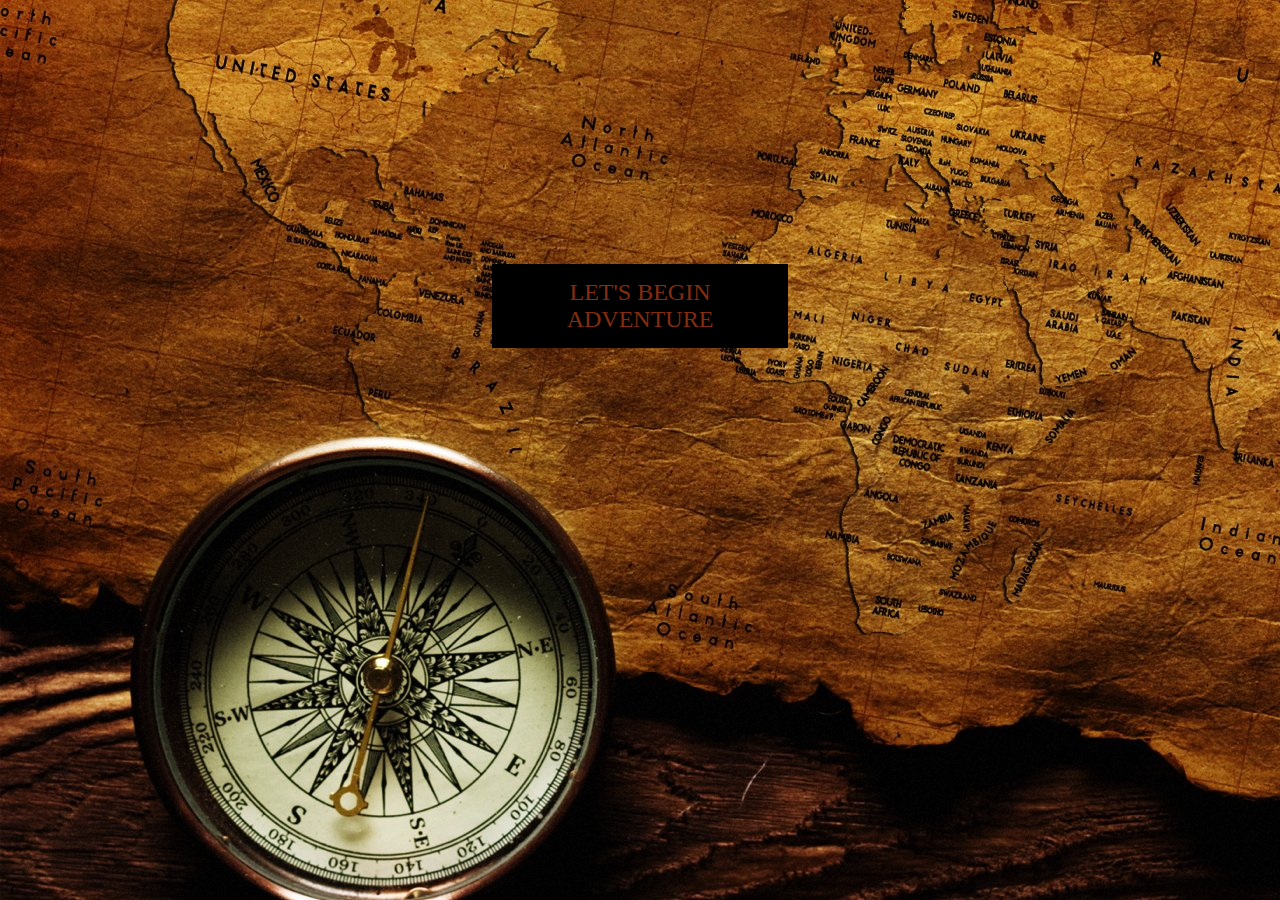
<file: Project2-Make_a_web_page/Project 2/index.html>
<!DOCTYPE html>
<html>
<head>
  <style>
  body{
    background-image: url("b.jpg");
  }
  a{
    background-color: black; /* black */
    border: none;
    color: #852c0f;
    padding: 15px 32px;
    text-align: center;
    text-decoration: none;
    display: inline-block;
    font-size: 16px;
    margin: 256px 484px;
    cursor: pointer;
    font-size: 24px;
    align-self: center;
}

  </style>
  <title>Index</title>
</head>
<body>
  <a href="g.html">LET'S BEGIN ADVENTURE</a>
</body>
</html>
</file>
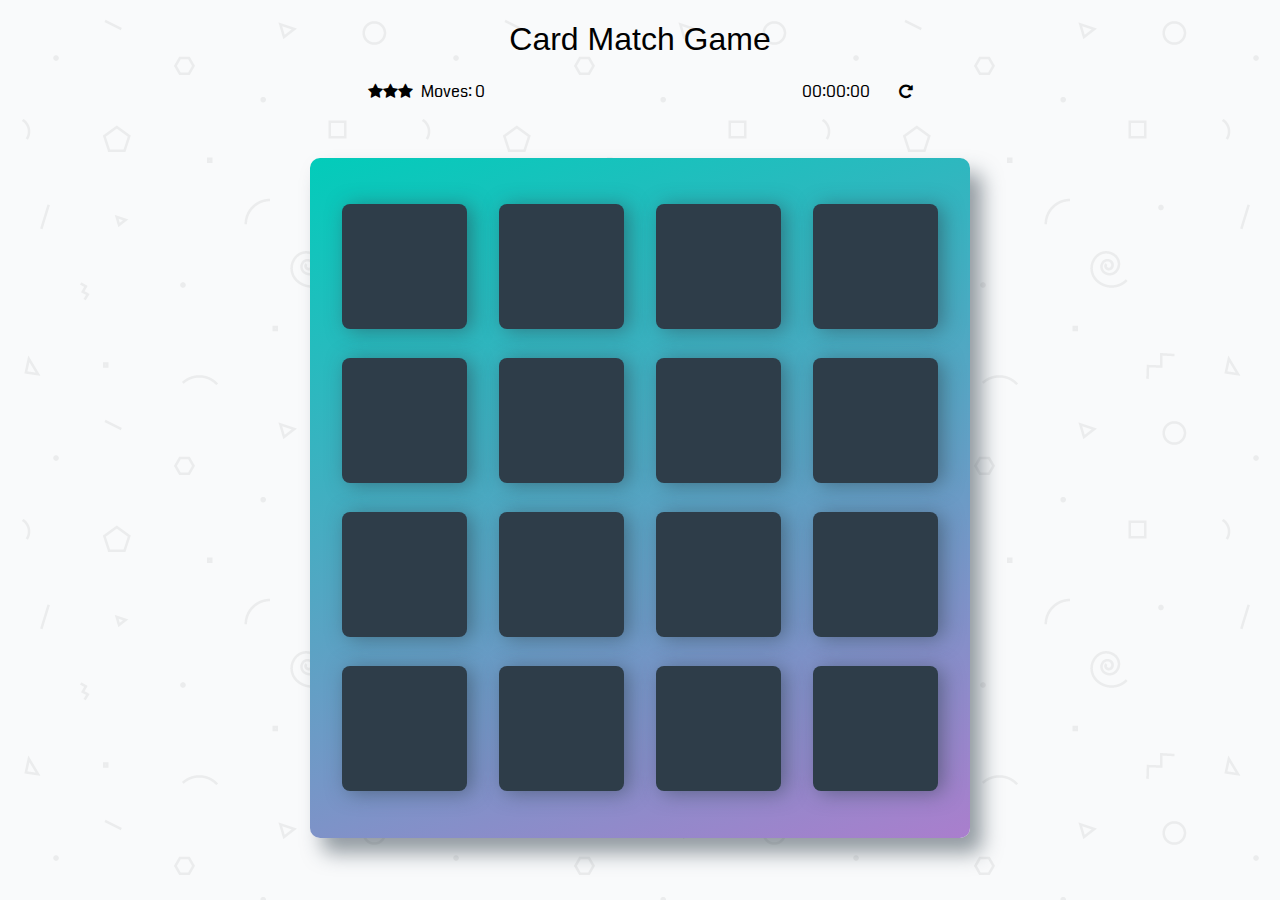
<file: Project4-Memory_game/cardGame/index.html>
<!doctype html>
<html lang="en">

<head>
    <meta charset="utf-8">
    <title>Card Match Game</title>
    <meta name="description" content="">
    <link rel="stylesheet prefetch" href="https://maxcdn.bootstrapcdn.com/font-awesome/4.6.1/css/font-awesome.min.css">
    <link rel="stylesheet prefetch" href="https://fonts.googleapis.com/css?family=Coda">
    <link rel="stylesheet" href="https://cdnjs.cloudflare.com/ajax/libs/animate.css/3.5.2/animate.min.css">
    <link rel="stylesheet" href="css/app.css"> </head>

<body>
    <div class="container" id="game">
        <header>
            <h1>Card Match Game</h1> </header>
        <section class="score-panel">
            <ul class="stars" id="stars"> </ul> <span  id="moves"></span>
            <div class="text-right">
                
                <span class="timer" id="game-timer">00:00:00</span>
                <div class="restart">
                    <i class="fa fa-repeat" id="resetGame"></i> 
                </div>
            </div>
        </section>
        <ul class="deck" id="card-deck"> </ul>
    </div>
    <!-- Result-->
    <div class="container" id="game-success" title="Congratulations!"></div>
    <script type="text/javascript" src="js/jquery.js"></script>
    <script src="js/easytimer.min.js"></script>
    <script src="js/app.js"></script>
</body>

</html>
</file>
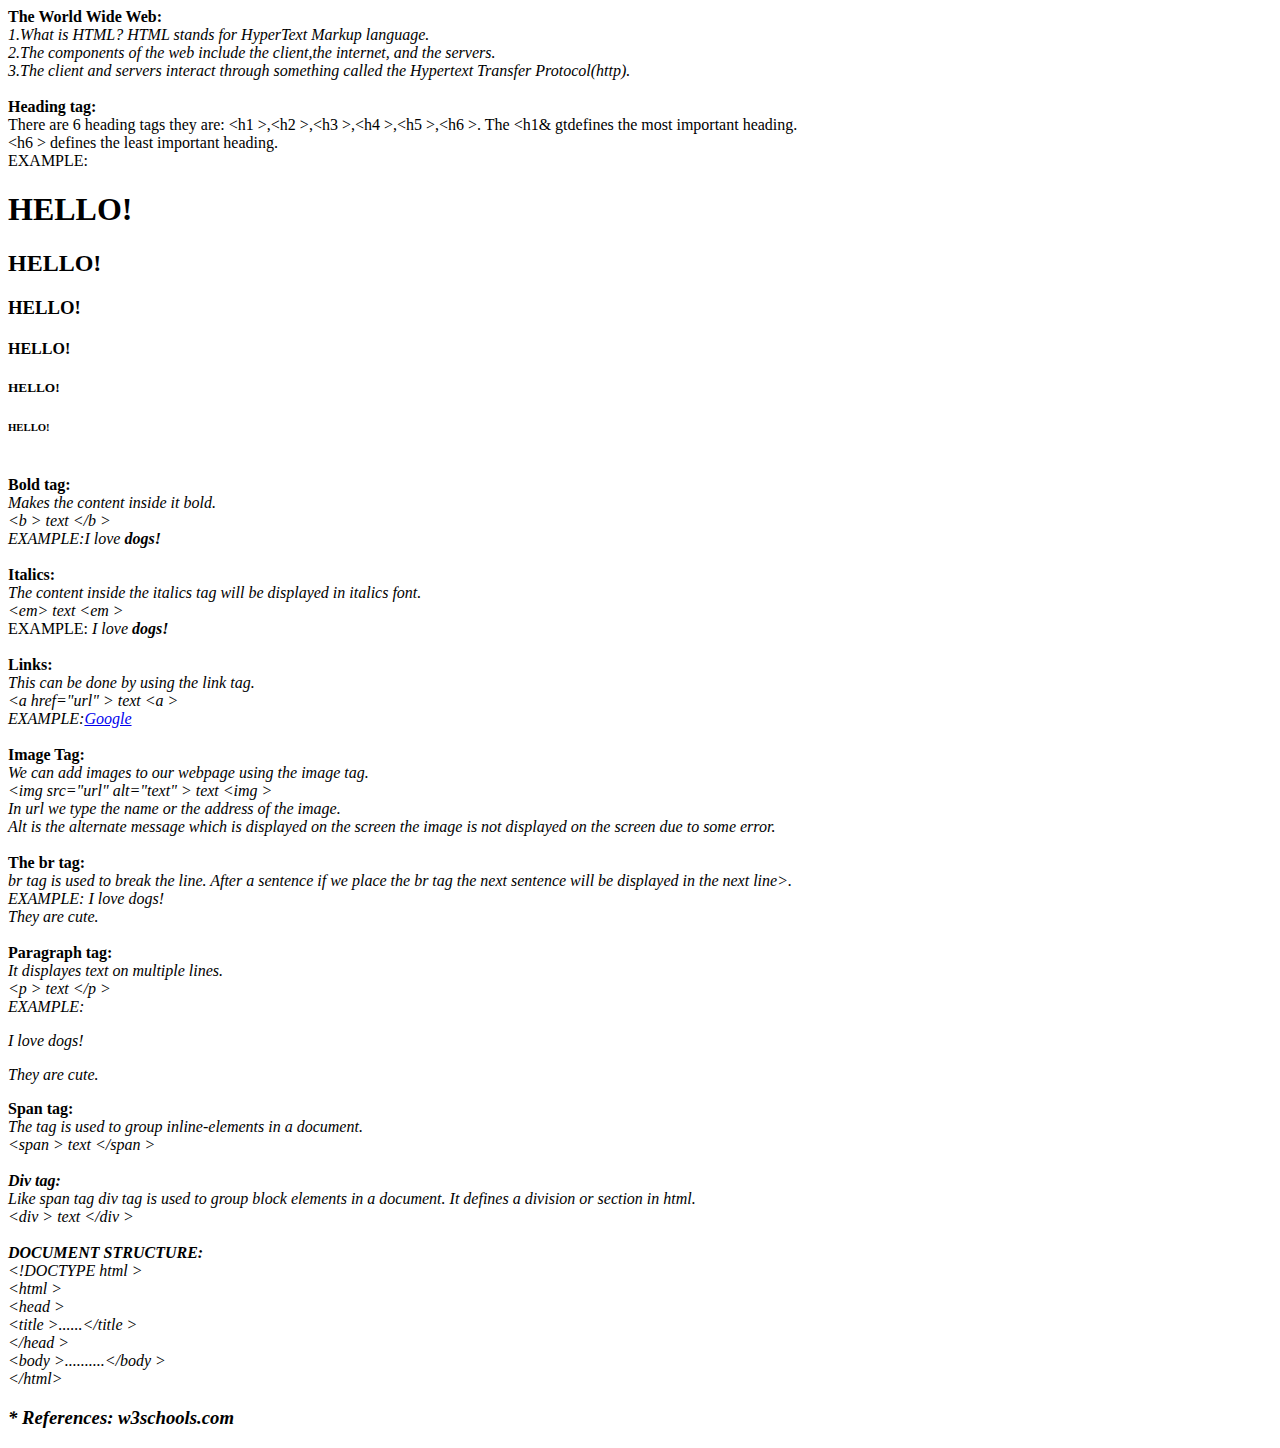
<file: Project1-Making_your_first_project/myfirstproj.html>
<!DOCTYPE html>
<html>
 <head>
  <title>MyFirstProj</title>
 </head>
 <body>
 <b>The World Wide Web:</b><br>
 <em>1.What is HTML?
      HTML stands for HyperText Markup language.<br>
2.The components of the web include the client,the internet, and the servers.<br>
3.The client and servers interact through something called the Hypertext Transfer Protocol(http).</em><br><br>

<b>Heading tag:</b><br>
 There are 6 heading tags they are: &lth1 &gt,&lth2 &gt,&lth3 &gt,&lth4 &gt,&lth5 &gt,&lth6 &gt. The &lth1& gtdefines the most important heading.<br>
 &lth6 &gt defines the least important heading.<br>
 EXAMPLE: <h1> HELLO!</h1>
          <h2>HELLO!</h2>
          <h3>HELLO!</h3>
          <h4>HELLO!</h4>
          <h5>HELLO!</h5>
          <h6>HELLO!</h6><br>

 <b>Bold tag:</b>  <br>
<em>Makes the content inside it bold.<br>
 &ltb &gt text &lt/b &gt<br>
EXAMPLE:I love <b>dogs!</b></em><br><br>

<b>Italics:</b><br>
<em>The content inside the italics tag will be displayed in italics font.<br>
  &ltem&gt text &ltem &gt</em><br>
EXAMPLE: <em>I love <b>dogs!</b></em><br><br>

<b>Links:</b><br>
<em>This can be done by using the link tag.<br>
&lta href="url" &gt text &lta &gt<br>
EXAMPLE:<a href="https://www.google.co.in">Google</a></em><br><br>

<b>Image Tag:</b><br>
 <em>We can add images to our webpage using the image tag.<br>
 &ltimg src="url" alt="text" &gt text &ltimg &gt<br>
In url we type the name or the address of the image.<br>
Alt is the alternate message which is displayed on the screen the image is not displayed on the screen due to some error.</em><br><br>

<b>The br tag:</b><br>
<em>br tag is used to break the line. After a sentence if we place the br tag the next sentence will be displayed in the next line>.<br>
EXAMPLE: I love dogs!<br>They are cute.</em><br><br>

<b>Paragraph tag:</b><br>
 <em>It displayes text on multiple lines.<br>
&ltp &gt text &lt/p &gt<br>
EXAMPLE: <p>I love dogs!</p><p>They are cute.</p></em>
<b>Span tag:</b><br>
<em>The <span> tag is used to group inline-elements in a document.<br>
&ltspan &gt text &lt/span &gt<br><br>

<b>Div tag:</b><br>
<em>Like span tag div tag is used to group block elements in a document. It defines a division or section in html.<br>
&ltdiv &gt text &lt/div &gt</em><br><br>


<b>DOCUMENT STRUCTURE:</b><br>
&lt!DOCTYPE html &gt<br>
&lthtml &gt<br>
&lthead &gt<br>
&lttitle &gt......&lt/title &gt <br>
&lt/head &gt <br>
&ltbody &gt..........&lt/body &gt<br>
&lt/html&gt

<h3> * References: w3schools.com</h3>
</body>
</html>
</file>
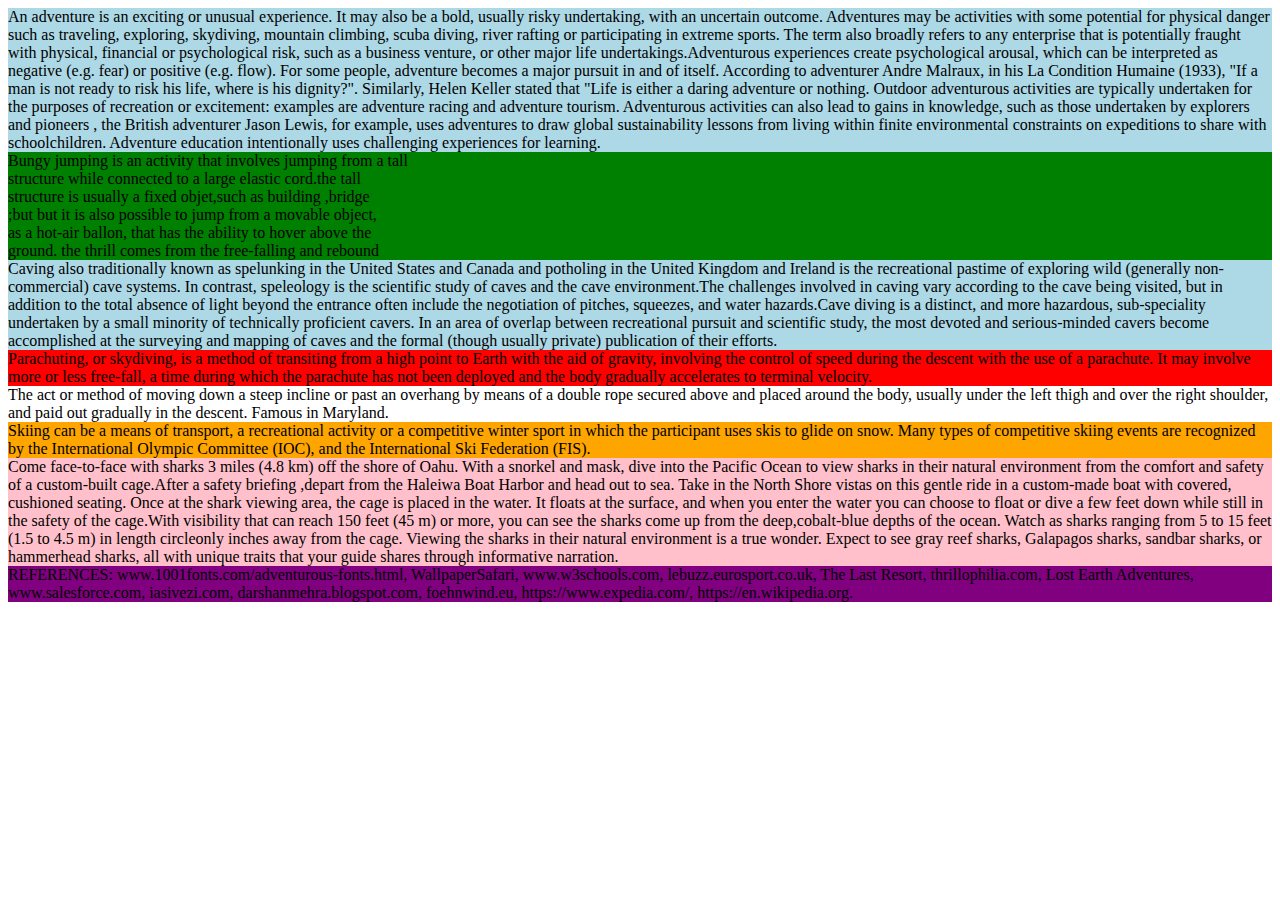
<file: Project2-Make_a_web_page/Project 2/adventure.html>
<!DOCTYPE html>
<html lang="en">
<head>
<style>
.introduction{
	background-color:lightblue;
}
.adventure1{
    background-color: green;
}

.adventure2{
    background-color: lightblue;
}

.adventure3{
    background-color: red;
}
.adventure4{
    background-color: white;
}

.adventure5{
    background-color: orange;
}
.adventure6{
    background-color: pink;
}
.references{
	background-color: purple;
}
</style>
<title>Adventure</title>
</head>
<body>
<div class="introduction">An adventure is an exciting or unusual experience. It may also be a bold, usually risky undertaking,
     with an uncertain outcome. Adventures may be activities with some potential for physical danger such as
     traveling, exploring, skydiving, mountain climbing, scuba diving, river rafting or participating in extreme sports.
     The term also broadly refers to any enterprise that is potentially fraught with physical, financial or psychological
     risk, such as a business venture, or other major life undertakings.Adventurous experiences create psychological arousal,
     which can be interpreted as negative (e.g. fear) or positive (e.g. flow). For some people, adventure becomes a major
     pursuit in and of itself. According to adventurer Andre Malraux, in his La Condition Humaine (1933), "If a man is not ready
     to risk his life, where is his dignity?". Similarly, Helen Keller stated that "Life is either a daring adventure or nothing.
     Outdoor adventurous activities are typically undertaken for the purposes of recreation or excitement: examples are adventure
     racing and adventure tourism. Adventurous activities can also lead to gains in knowledge, such as those undertaken by explorers
     and pioneers , the British adventurer Jason Lewis, for example, uses adventures to draw global sustainability lessons from living
     within finite environmental constraints on expeditions to share with schoolchildren. Adventure education intentionally uses challenging
     experiences for learning.</div>
<div class="adventure1">Bungy jumping is an activity that involves jumping from a tall<br/>
    structure while connected to a large elastic cord.the tall<br/>
    structure is usually a fixed objet,such as building ,bridge<br/>
    ;but but it is also possible to jump from a movable object,<br/>
    as a hot-air ballon, that has the ability to hover above the<br/>
    ground. the thrill comes from the free-falling and rebound<br/></div>
<div class="adventure2">Caving also traditionally known as spelunking in the United States and
    Canada and potholing in the United Kingdom and Ireland is the recreational pastime of
    exploring wild (generally non-commercial) cave systems. In contrast, speleology is the
    scientific study of caves and the cave environment.The challenges involved in caving vary according
    to the cave being visited, but in addition to the total absence of light beyond the entrance often include
    the negotiation of pitches, squeezes, and water hazards.Cave diving is a distinct, and more hazardous, sub-speciality
    undertaken by a small minority of technically proficient cavers. In an area of overlap between recreational pursuit and
   scientific study, the most devoted and serious-minded cavers become accomplished at the surveying and mapping of caves and the formal
   (though usually private) publication of their efforts.<br/>
</div>
<div class="adventure3">Parachuting, or skydiving, is a method of transiting from a high point to Earth with the aid of gravity,
      involving the control of speed during the descent with the use of a parachute. It may involve
      more or less free-fall, a time during which the parachute has not been deployed and the body
      gradually accelerates to terminal velocity.<br/></div>
<div class="adventure4">The act or method of moving down a steep incline or past an overhang
       by means of a double rope secured above and placed around the body, usually under the left thigh and
       over the right shoulder, and paid out gradually in the descent.
       Famous in Maryland.<br/></div>
<div class="adventure5">Skiing can be a means of transport, a recreational activity
or a competitive winter sport in which the participant uses skis to glide on snow.
Many types of competitive skiing events are recognized by the International Olympic Committee (IOC), and the International Ski Federation (FIS).</div>
<div class="adventure6">Come face-to-face with sharks 3 miles (4.8 km) off the shore of Oahu.
      With a snorkel and mask, dive into the Pacific Ocean to view sharks in their natural
      environment from the comfort and safety of a custom-built cage.After a safety briefing
      ,depart from the Haleiwa Boat Harbor and head out to sea. Take in the North Shore vistas
      on this gentle ride in a custom-made boat with covered, cushioned seating. Once at the
      shark viewing area, the cage is placed in the water. It floats at the surface, and when
      you enter the water you can choose to float or dive a few feet down while still in the
      safety of the cage.With visibility that can reach 150 feet (45 m) or more, you can see
      the sharks come up from the deep,cobalt-blue depths of the ocean. Watch as sharks ranging
      from 5 to 15 feet (1.5 to 4.5 m) in length circleonly inches away from the cage.
      Viewing the sharks in their natural environment is a true wonder. Expect to see gray
      reef sharks, Galapagos sharks, sandbar sharks, or hammerhead sharks, all with unique traits
      that your guide shares through informative narration.<br/>
</div>
<div class="references">REFERENCES:
     www.1001fonts.com/adventurous-fonts.html,
     WallpaperSafari,
     www.w3schools.com,
     lebuzz.eurosport.co.uk,
     The Last Resort,
     thrillophilia.com,
     Lost Earth Adventures,
     www.salesforce.com,
     iasivezi.com,
    darshanmehra.blogspot.com,
    foehnwind.eu,
    https://www.expedia.com/,
    https://en.wikipedia.org.
</div>
</body>
</html>
</file>
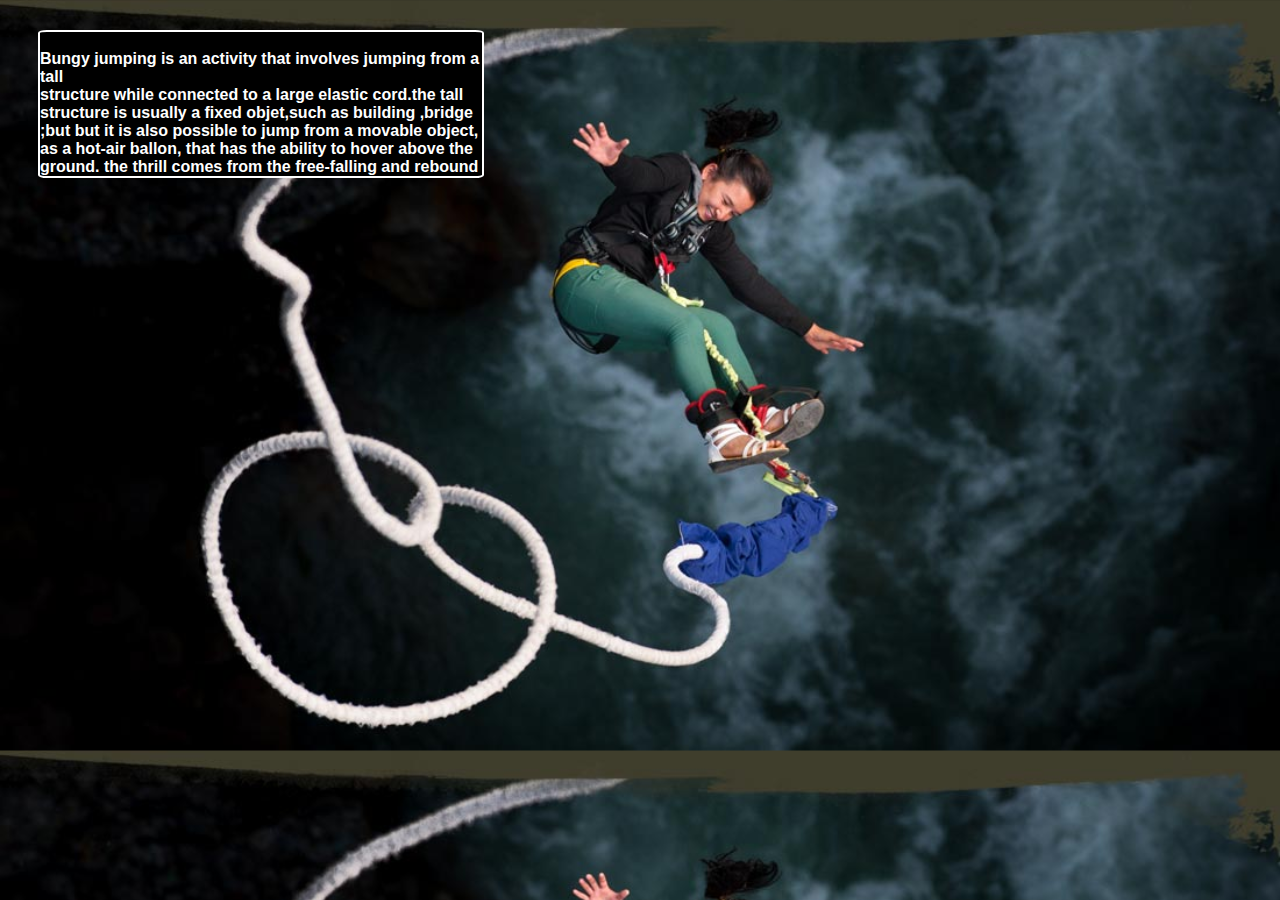
<file: Project2-Make_a_web_page/Project 2/bungy.html>
<!DOCTYPE html>
<head>
<link rel="stylesheet" href="style.css">
<style>
body{
background-image: url("bn.jpg");
background-size: cover;
}
</style>
<title>Bungy</title>
</head>
<body>
  <div class="transbox">
    <br/><span style="color:white; font-family:arial">Bungy jumping is an activity that involves jumping from a tall<br/>
    structure while connected to a large elastic cord.the tall<br/>
    structure is usually a fixed objet,such as building ,bridge<br/>
    ;but but it is also possible to jump from a movable object,<br>
    as a hot-air ballon, that has the ability to hover above the<br/>
    ground. the thrill comes from the free-falling and rebound<br/></span>
  </div>
</body>
</html>
</file>
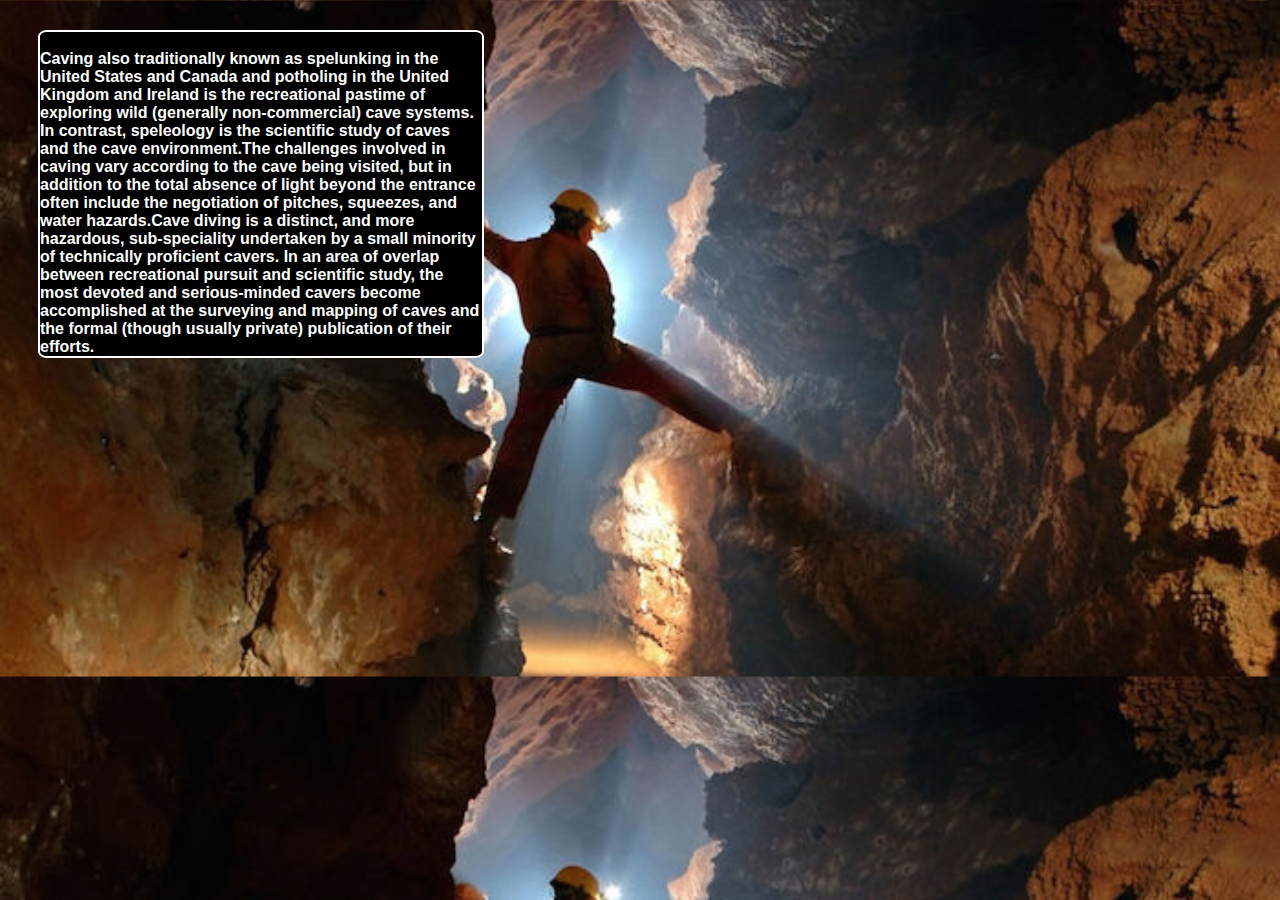
<file: Project2-Make_a_web_page/Project 2/caving.html>
<!DOCTYPE html>
<head>
<link rel="stylesheet" href="style.css">
<style>
body{
background-image: url("c.jpg");
background-size: cover;
}
</style>
<title>Caving</title>
</head>
<body>
  <div class="transbox">
    <br/><span style="color:white; font-family:arial">Caving also traditionally known as spelunking in the United States and
    Canada and potholing in the United Kingdom and Ireland is the recreational pastime of
    exploring wild (generally non-commercial) cave systems. In contrast, speleology is the
    scientific study of caves and the cave environment.The challenges involved in caving vary according
    to the cave being visited, but in addition to the total absence of light beyond the entrance often include
    the negotiation of pitches, squeezes, and water hazards.Cave diving is a distinct, and more hazardous, sub-speciality
    undertaken by a small minority of technically proficient cavers. In an area of overlap between recreational pursuit and
   scientific study, the most devoted and serious-minded cavers become accomplished at the surveying and mapping of caves and the formal
   (though usually private) publication of their efforts.<br/></span>
 </div>
</body>
</html>
</file>
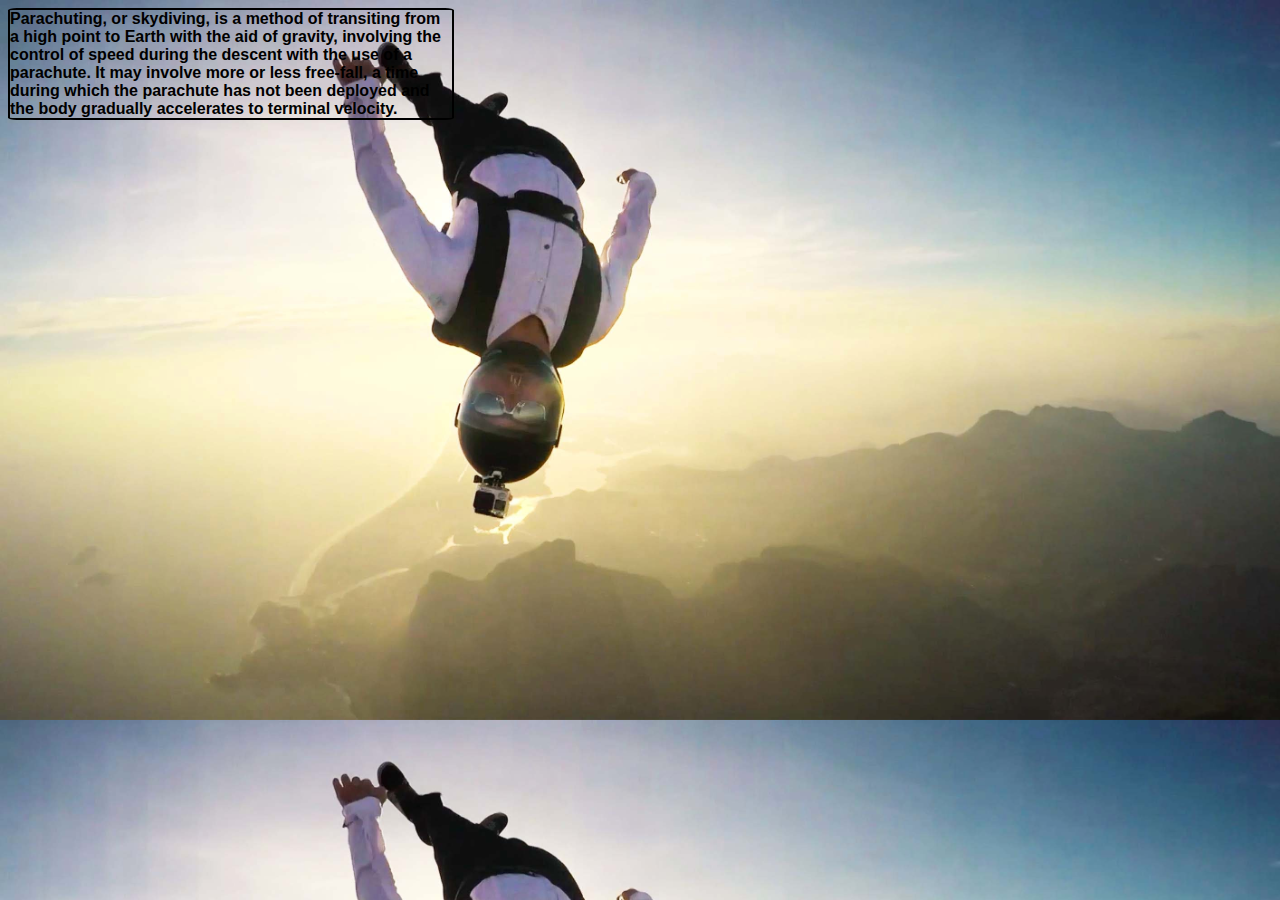
<file: Project2-Make_a_web_page/Project 2/diving.html>
<!DOCTYPE html>
<head>
<style>
body{
background-image: url("d.jpg");
background-size: cover;
}
div.transbox
{
  margin: 30px
  background-color: #000000;
  border:2px solid black;
  border-radius: 2%;
  background-position:left;
  width:35%;

}

div.transbox {
  font-weight: bold;
  font-style: normal;
  color: #000000;
}
</style>
<title>Diving</title>
</head>
<body>
  <div class="transbox">
    <span style="color:black; font-family:arial">Parachuting, or skydiving, is a method of transiting from a high point to Earth with the aid of gravity,
      involving the control of speed during the descent with the use of a parachute. It may involve
      more or less free-fall, a time during which the parachute has not been deployed and the body
      gradually accelerates to terminal velocity.<br/></span>
  </div>
</body>
</html>
</file>
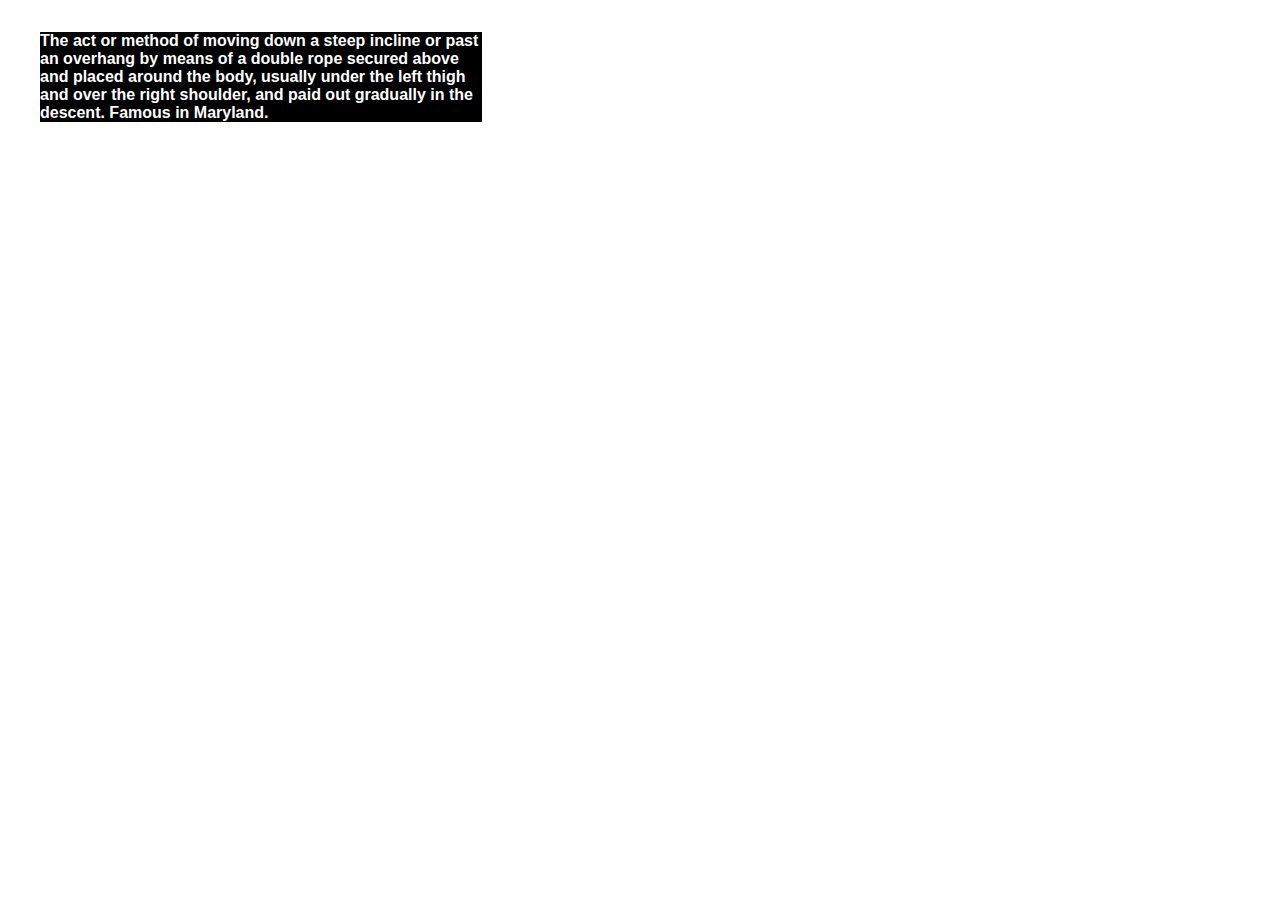
<file: Project2-Make_a_web_page/Project 2/rappelling.html>
<!DOCTYPE html>
<head>
    <link rel="stylesheet" href="style.css">
<style>
body{
background-image: url("r.jxr");
background-size: cover;
}
</style>
<title>Rappelling</title>
</head>
<body>
  <div class="transbox">
    <span style="color:white;font-family:arial">The act or method of moving down a steep incline or past an overhang
       by means of a double rope secured above and placed around the body, usually under the left thigh and
       over the right shoulder, and paid out gradually in the descent.
       Famous in Maryland.<br/></span>
 </div>
</body>
</html>
</file>
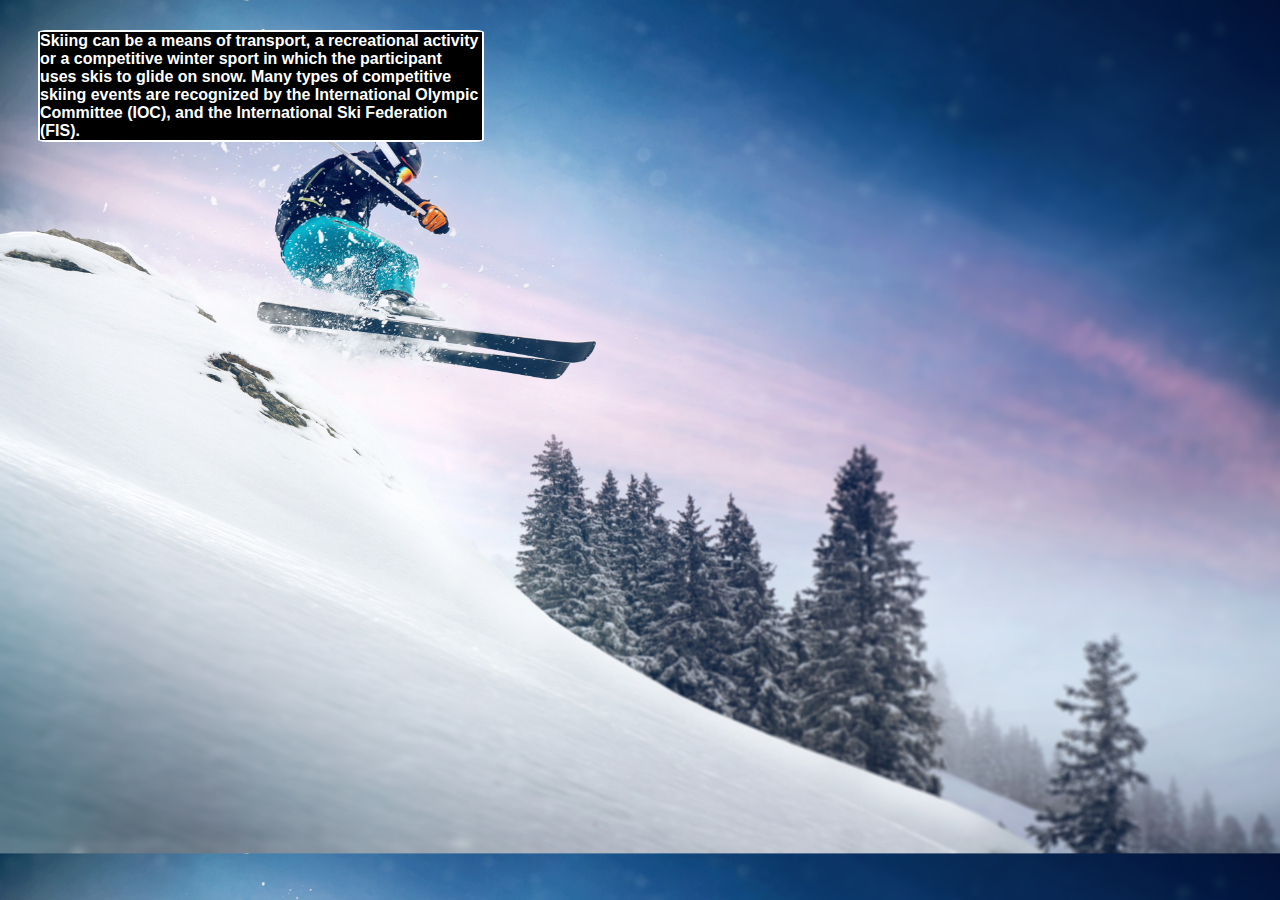
<file: Project2-Make_a_web_page/Project 2/sk.html>
<!DOCTYPE html>
<head>
<link rel="stylesheet" href="style.css">
<style>
body{
background-image: url("ski.jpg");
background-size: cover;
}
</style>
<title>Skiing</title>
</head>
<body>
  <div class="transbox">
    <span style="color:white;font-family:arial">Skiing can be a means of transport, a recreational activity
       or a competitive winter sport in which the participant uses skis to glide on snow.
      Many types of competitive skiing events are recognized by the International Olympic Committee (IOC), and the International Ski Federation (FIS).<br/>
  </span>
 </div>
</body>
</html>
</file>
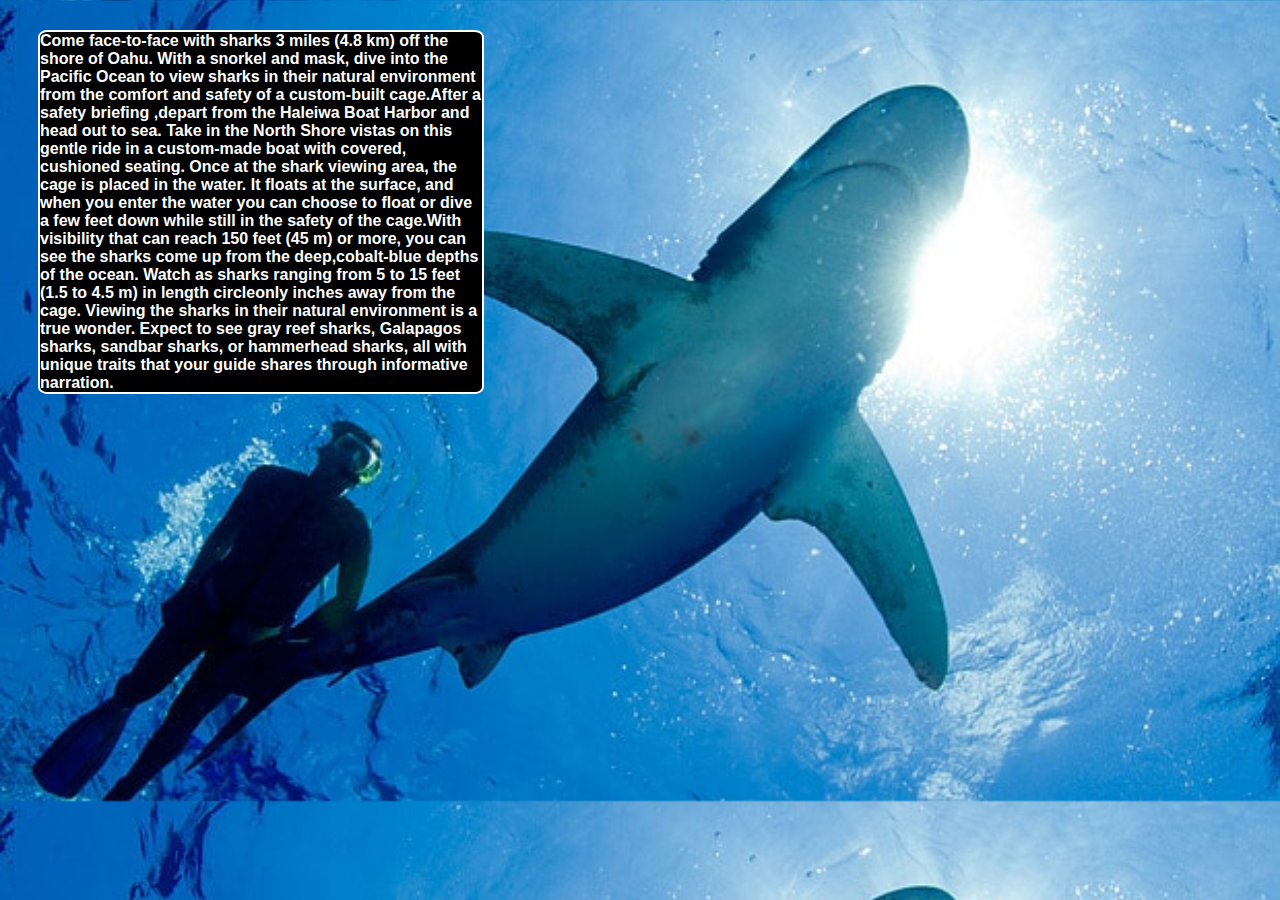
<file: Project2-Make_a_web_page/Project 2/swim.html>
<!DOCTYPE html>
<head>
<link rel="stylesheet" href="style.css">
<style>
body{
background-image: url("s.jpg");
background-size: cover;
}
</style>
<title>Swimming</title>
</head>
<body>
  <div class="transbox">
    <span style="color:white;font-family:arial">Come face-to-face with sharks 3 miles (4.8 km) off the shore of Oahu.
      With a snorkel and mask, dive into the Pacific Ocean to view sharks in their natural
      environment from the comfort and safety of a custom-built cage.After a safety briefing
      ,depart from the Haleiwa Boat Harbor and head out to sea. Take in the North Shore vistas
      on this gentle ride in a custom-made boat with covered, cushioned seating. Once at the
      shark viewing area, the cage is placed in the water. It floats at the surface, and when
      you enter the water you can choose to float or dive a few feet down while still in the
      safety of the cage.With visibility that can reach 150 feet (45 m) or more, you can see
      the sharks come up from the deep,cobalt-blue depths of the ocean. Watch as sharks ranging
      from 5 to 15 feet (1.5 to 4.5 m) in length circleonly inches away from the cage.
      Viewing the sharks in their natural environment is a true wonder. Expect to see gray
      reef sharks, Galapagos sharks, sandbar sharks, or hammerhead sharks, all with unique traits
      that your guide shares through informative narration.<br/>
    </span>
  </div>
</body>
</html>
</file>
<file: Project4-Memory_game/cardGame/css/app.css>
html {
    box-sizing: border-box;
}

*,
*::before,
*::after {
    box-sizing: inherit;
}

html,
body {
    width: 100%;
    height: 100%;
    margin: 0;
    padding: 0;
}

body {
    background: #ffffff url('../img/geometry2.png');
    /* Background pattern from Subtle Patterns */
    font-family: 'Coda', cursive;
}

.container {
    display: flex;
    justify-content: center;
    align-items: center;
    flex-direction: column;
}

h1 {
    font-family: 'Open Sans', sans-serif;
    font-weight: 300;
}


/*
 * Styles for the deck of cards
 */

.deck {
    width: 660px;
    min-height: 680px;
    background: linear-gradient(160deg, #02ccba 0%, #aa7ecd 100%);
    padding: 32px;
    border-radius: 10px;
    box-shadow: 12px 15px 20px 0 rgba(46, 61, 73, 0.5);
    display: flex;
    flex-wrap: wrap;
    justify-content: space-between;
    align-items: center;
    margin: 5vh 0 3em;
}

.deck .card {
    height: 125px;
    width: 125px;
    background: #2e3d49;
    font-size: 0;
    color: #ffffff;
    border-radius: 8px;
    cursor: pointer;
    display: flex;
    justify-content: center;
    align-items: center;
    box-shadow: 5px 2px 20px 0 rgba(46, 61, 73, 0.5);
}

.deck .card.open {
    transform: rotateY(0);
    background: #02b3e4;
    cursor: default;
}

.deck .card.show {
    font-size: 33px;
}

.deck .card.match {
    cursor: default;
    background: #02ccba;
    font-size: 33px;
}


/*
 * Styles for the Score Panel
 */

.score-panel {
    text-align: left;
    width: 545px;
    margin-bottom: 10px;
}

.score-panel .stars {
    margin: 0;
    padding: 0;
    display: inline-block;
    margin: 0 5px 0 0;
}

.score-panel .stars li {
    list-style: none;
    display: inline-block;
}

.score-panel .restart {
    display: inline;
    cursor: pointer;
    margin-left: 2vw;
}

.path {
    stroke-dasharray: 1000;
    stroke-dashoffset: 0;
}

.path.circle {
    -webkit-animation: dash 0.9s ease-in-out;
    animation: dash 0.9s ease-in-out;
}

.path.line {
    stroke-dashoffset: 1000;
    -webkit-animation: dash 0.9s 0.35s ease-in-out forwards;
    animation: dash 0.9s 0.35s ease-in-out forwards;
}

.path.check {
    stroke-dashoffset: -100;
    -webkit-animation: dash-check 0.9s 0.35s ease-in-out forwards;
    animation: dash-check 0.9s 0.35s ease-in-out forwards;
}

p {
    text-align: center;
    margin: 20px 0;
    font-size: 1.25em;
}

p.success {
    color: #73AF55;
}

@-webkit-keyframes dash {
    0% {
        stroke-dashoffset: 1000;
    }
    100% {
        stroke-dashoffset: 0;
    }
}

@keyframes dash {
    0% {
        stroke-dashoffset: 1000;
    }
    100% {
        stroke-dashoffset: 0;
    }
}

@-webkit-keyframes dash-check {
    0% {
        stroke-dashoffset: -100;
    }
    100% {
        stroke-dashoffset: 900;
    }
}

@keyframes dash-check {
    0% {
        stroke-dashoffset: -100;
    }
    100% {
        stroke-dashoffset: 900;
    }
}

#sucess-result {
    display: none;
}

.score-titles {
    font-weight: 900;
    margin-right: 5px;
}

.score-values {
    font-weight: 100;
    margin-right: 1vw;
}

.text-center {
    text-align: center;
}

.star {
     display: inline;
    margin: 2px;
}

.margin-top-2 {
  margin-top: 2vh;   
}

.text-right {
    float: right;
}
</file>
<file: Project2-Make_a_web_page/Project 2/style.css>
div.transbox
{
  margin: 30px;
  background-color: #000000;
  border:2px solid white;
  border-radius: 2%;
  background-position:left;
  width:35%;

}

div.transbox {
  font-weight: bold;
  font-style: normal;
  color: #000000;
}
</file>
